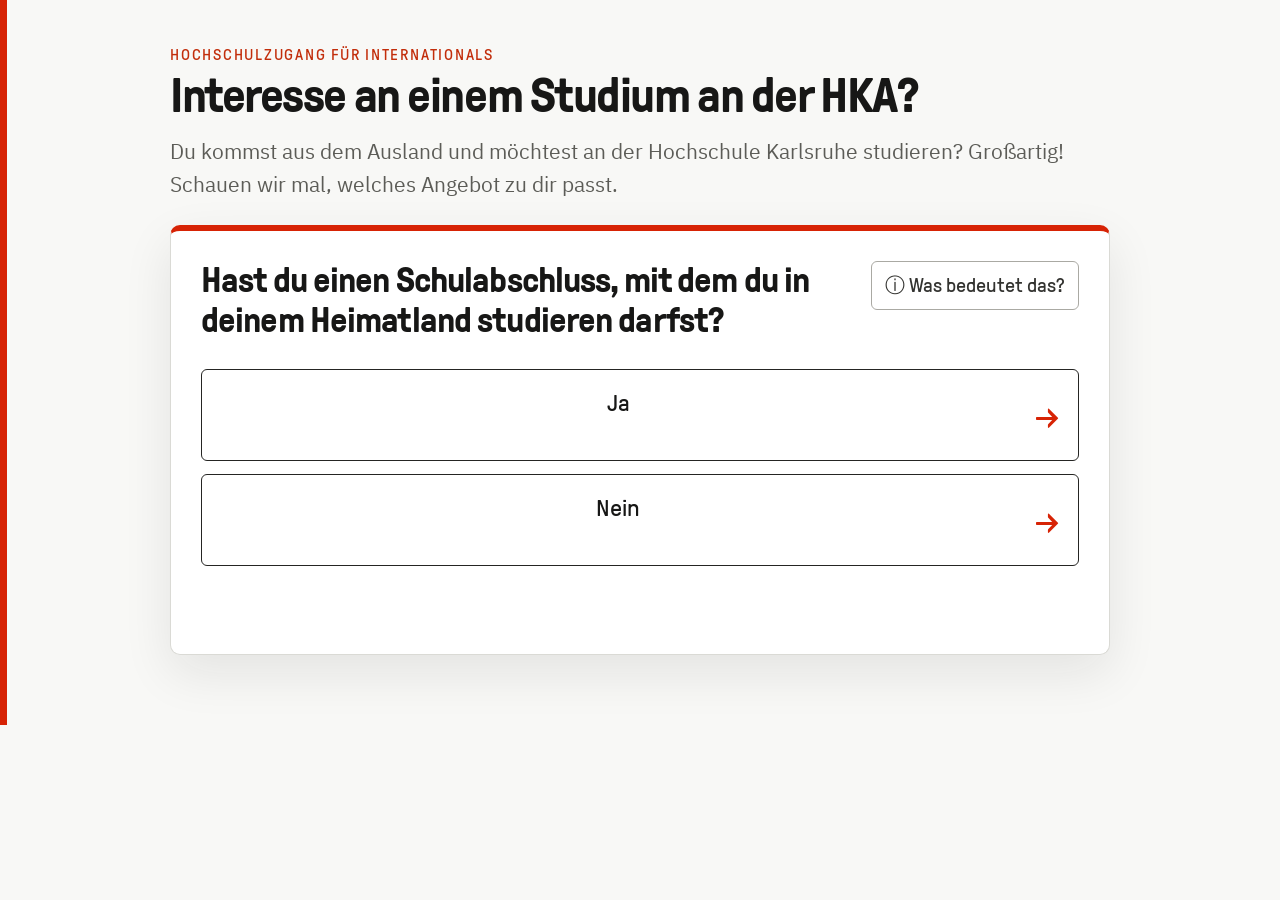
<file: index.html>
<!doctype html>
<html lang="de">
  <head>
    <meta charset="utf-8">
    <meta name="viewport" content="width=device-width, initial-scale=1">
    <meta name="robots" content="noindex, nofollow">

    <title>Übersicht: Angebote für internationale Studieninteressierte</title>

    <!-- Das Aussehen der Seite steht vollständig in style.css. -->
    <link rel="stylesheet" href="style.css">
  </head>

  <body>
    <main class="seite">
      <header class="seitenkopf">
        <p class="kicker" id="kicker"></p>
        <h1 id="seitentitel"></h1>
        <p class="einleitung" id="einleitung"></p>
      </header>

      <!--
        In dieser Karte zeigt JavaScript immer genau eine Frage oder ein Ergebnis.
        Die fachlichen Inhalte stehen nicht hier, sondern in inhalte.js.
      -->
      <section class="fragekarte" id="fragekarte" aria-live="polite">
        <div class="navigation">
          <button class="textbutton" id="zurueck" type="button" hidden>
            <span aria-hidden="true">←</span> Zurück
          </button>

          <p class="fortschritt" id="fortschritt"></p>

          <button class="textbutton" id="neustart" type="button" hidden>
			<svg xmlns="http://www.w3.org/2000/svg"
				width="22" height="22"
                viewBox="0 0 24 24"
                fill="none"
                stroke="var(--rot)"
                stroke-width="2"
                stroke-linecap="round"
                stroke-linejoin="round"
                aria-hidden="true">
			  <path d="M3 12a9 9 0 0 1 9-9 9.75 9.75 0 0 1 6.74 2.74L21 8"/>
              <path d="M21 3v5h-5"/>
              <path d="M21 12a9 9 0 0 1-9 9 9.75 9.75 0 0 1-6.74-2.74L3 16"/>
              <path d="M8 16H3v5"/>
			  </svg>
            Zurück zum Anfang
          </button>
        </div>

        <div id="fragenansicht">
          <p class="bereich" id="bereich"></p>

          <div class="fragenkopf">
            <h2 id="frage" tabindex="-1"></h2>

            <button class="infobutton infobutton--frage" id="frageninfo" type="button" hidden>
              <span aria-hidden="true">ⓘ</span> Was bedeutet das?
            </button>
          </div>

          <div class="antworten" id="antworten"></div>
        </div>

        <article class="ergebnis" id="ergebnis" hidden>
          <p class="bereich" id="ergebnis-bereich"></p>
          <h2 id="ergebnis-titel" tabindex="-1"></h2>
          <p class="ergebnistext" id="ergebnis-text"></p>
          <a class="ergebnislink" id="ergebnis-link" target="_blank" rel="noopener noreferrer" hidden></a>
        </article>
      </section>
    </main>

    <!-- Seitliches Fenster für Erklärungen, ohne eine Antwort auszuwählen. -->
    <dialog class="dialog" id="erklaerungsdialog" aria-labelledby="dialog-titel">
      <button class="dialog-schliessen" id="dialog-schliessen" type="button" aria-label="Erklärung schließen">
        ×
      </button>

      <div class="dialog-inhalt">
        <p class="bereich" id="dialog-bereich"></p>
        <h2 id="dialog-titel"></h2>
        <div class="dialog-text" id="dialog-text"></div>
        <div id="dialog-zusatz"></div>
        <a class="ergebnislink" id="dialog-link" target="_blank" rel="noopener noreferrer" hidden></a>
      </div>
    </dialog>

    <!-- Zuerst werden die Inhalte, danach die Funktionen geladen. -->
    <script src="inhalte.js"></script>
    <script src="script.js"></script>
  </body>
</html>
</file>
<file: style.css>
/* ================================================================
   Hier lässt sich das Design anpassen.
   ================================================================ */

/* IBM Plex Sans Regular */
@font-face {
	font-family: "IBM Plex Sans";
	src: url("./fonts/IBMPlexSans-Regular.ttf") format("truetype");
	font-weight: 400;
	font-style: normal;
	font-display: swap;
}

/* IBM Plex Sans Light */
@font-face {
	font-family: "IBM Plex Sans";
	src: url("./fonts/IBMPlexSans-Light.ttf") format("truetype");
	font-weight: 300;
	font-style: normal;
	font-display: swap;
}

/* IBM Plex Sans Medium */
@font-face {
	font-family: "IBM Plex Sans";
	src: url("./fonts/IBMPlexSans-Medium.ttf") format("truetype");
	font-weight: 500;
	font-style: normal;
	font-display: swap;
}

/* GT Pressura Regular */
@font-face {
  font-family: "GT Pressura";
  src: url("./fonts/GT-Pressura-LG-Regular.ttf") format("truetype");
  font-weight: 400;
  font-style: normal;
  font-display: swap;
}

/* GT Pressura Light */
@font-face {
  font-family: "GT Pressura";
  src: url("./fonts/GT-Pressura-LG-Light.ttf") format("truetype");
  font-weight: 300;
  font-style: normal;
  font-display: swap;
}

/* GT Pressura Bold */
@font-face {
  font-family: "GT Pressura";
  src: url("./fonts/GT-Pressura-LG-Bold.ttf") format("truetype");
  font-weight: 700;
  font-style: normal;
  font-display: swap;
}

:root {
  --rot: #d72305;
  --rot-dunkel: #c22d0b;
  --text: #171716;
  --text-dezent: #5c5c57;
  --hintergrund: #f8f8f6;
  --weiss: #ffffff;
  --linie: #dadad5;
  --fokus: rgba(215, 35, 5, 0.2);
  --schrift: "IBM Plex Sans";
  --schrift-ueberschrift: "GT Pressura";
}

* {
  box-sizing: border-box;
}

html {
  background: var(--hintergrund);
}

body {
  min-width: 320px;
  margin: 0;
  background:
    linear-gradient(90deg, var(--rot) 0 7px, transparent 7px),
    var(--hintergrund);
  color: var(--text);
  font-family: var(--schrift);
}

button,
a {
  font: inherit;
}

button {
  color: inherit;
}

[hidden] {
  display: none !important;
}

/* ================================================================
   SEITENAUFBAU
   ================================================================ */

.seite {
  width: min(100% - 40px, 940px);
  margin: 0 auto;
  padding: 46px 0 70px;
}

.seitenkopf {
  margin-bottom: 24px;
}

.kicker,
.bereich {
  margin: 0 0 8px;
  color: var(--rot-dunkel);
  font-size: 1rem;
  font-weight: 500;
  letter-spacing: 0.11em;
  text-transform: uppercase;
}

.seitenkopf h1 {
  max-width: 850px;
  margin: 0;
  font-size: clamp(1.9rem, 4vw, 3rem);
  font-weight: 700;
  letter-spacing: -0.03em;
  line-height: 1.05;
}

.einleitung {
  max-width: 720px;
  margin: 15px 0 0;
  color: var(--text-dezent);
  font-size: 1.3rem;
  line-height: 1.55;
}

/* ================================================================
   FRAGEKARTE UND NAVIGATION
   ================================================================ */

.fragekarte {
  min-height: 430px;
  padding: 30px;
  border: 1px solid var(--linie);
  border-top: 6px solid var(--rot);
  border-radius: 10px;
  background: var(--weiss);
  box-shadow: 0 18px 50px rgba(20, 20, 18, 0.09);
}

.navigation {
  display: grid;
  grid-template-columns: 1fr auto 1fr;
  align-items: center;
  gap: 16px;
  min-height: 42px;
  margin-bottom: 34px;
  padding-bottom: 18px;
  border-bottom: 1px solid #dededa;
}

.textbutton {
  width: max-content;
  padding: 8px 10px;
  border: 0;
  border-radius: 5px;
  background: transparent;
  font-weight: 500;
  cursor: pointer;
}

.textbutton:hover,
.textbutton:focus-visible {
  background: #fbe9e6;
  outline: 3px solid var(--fokus);
}

#neustart {
  justify-self: end;
}

.fortschritt {
  display: none !important;
  margin: 0;
  color: var(--text-dezent);
  font-size: 0.88rem;
  font-weight: 700;
  text-align: center;
}

.fragenkopf {
  display: flex;
  align-items: flex-start;
  justify-content: space-between;
  gap: 24px;
  margin-bottom: 28px;
}

.fragenkopf h2,
.ergebnis h2 {
  max-width: 700px;
  margin: 0;
  font-size: clamp(1.55rem, 3vw, 2.2rem);
  font-weight: 700;
  letter-spacing: -0.025em;
  line-height: 1.14;
}

.fragenkopf h2:focus,
.ergebnis h2:focus {
  outline: none;
}

/* ================================================================
   ANTWORTEN
   Jede Antwort besteht aus einer Auswahl- und einer Erklärungstaste.
   ================================================================ */

.antworten {
  display: grid;
  gap: 13px;
}

.antwortkarte {
  display: grid;
  grid-template-columns: minmax(0, 1fr) auto;
  gap: 9px;
}

.antwortbutton {
  min-height: 66px;
  padding: 15px 18px;
  border: 1.8px solid #252523;
  border-radius: 6px;
  background: var(--weiss);
  font-size: 1.5rem;
  font-weight: 400;
  line-height: 1.5;
  text-align: center;
  cursor: pointer;
  transition:
    border-color 0.15s ease,
    background-color 0.15s ease,
    transform 0.15s ease;
}

.antwortbutton::after {
  content: "→";
  float: right;
  margin-left: 18px;
  color: var(--rot);
  font-size: 2.5rem;
}

.antwortbutton:hover,
.antwortbutton:focus-visible {
  border-color: var(--rot);
  background: #fdf0ee;
  outline: 3px solid var(--fokus);
  outline-offset: 2px;
  transform: translateY(-1px);
}

.infobutton {
  min-width: 132px;
  padding: 10px 13px;
  border: 1px solid #aaa9a3;
  border-radius: 6px;
  background: #ffffff;
  color: #333330;
  font-size: 1.25rem;
  font-weight: 700;
  cursor: pointer;
}

.infobutton:hover,
.infobutton:focus-visible {
  border-color: var(--rot);
  color: var(--rot-dunkel);
  outline: 3px solid var(--fokus);
  outline-offset: 2px;
}

.infobutton--frage {
  flex: 0 0 auto;
}

/* ================================================================
   ERGEBNISSE
   ================================================================ */

.ergebnis {
  padding: 4px 2px 8px;
}

.ergebnis::before {
  display: block;
  width: 54px;
  height: 7px;
  margin-bottom: 24px;
  border-radius: 999px;
  background: var(--ergebnisfarbe, var(--rot));
  content: "";
}

.ergebnistext {
  max-width: none;
  margin: 19px 0 0;
  color: #3f3f3c;
  font-size: 1.05rem;
  line-height: 1.62;
  white-space: pre-line;
  text-align: justify;
  hyphens: auto;
}

.ergebnislink {
  display: inline-flex;
  align-items: center;
  min-height: 44px;
  margin-top: 24px;
  padding: 10px 16px;
  border: 1.5px solid #181817;
  border-radius: 5px;
  background: var(--weiss);
  color: #181817;
  font-weight: 500;
  text-decoration: none;
}

.ergebnislink:hover,
.ergebnislink:focus-visible {
  background: #fbe9e6;
  outline: 3px solid var(--fokus);
  outline-offset: 2px;
}

/* ================================================================
   SEITLICHES ERKLÄRUNGSFENSTER
   ================================================================ */

.dialog {
  width: min(94vw, 720px);
  max-width: none;
  height: 100vh;
  max-height: 100vh;
  margin: 0 0 0 auto;
  padding: 0;
  border: 0;
  border-left: 1px solid var(--linie);
  background: var(--weiss);
  box-shadow: -20px 0 55px rgba(20, 20, 18, 0.18);
}

.dialog::backdrop {
  background: rgba(0, 0, 0, 0.48);
}

.dialog[open] {
  animation: einschieben 0.2s ease-out;
}

.dialog-schliessen {
  position: absolute;
  top: 18px;
  right: 18px;
  width: 42px;
  height: 42px;
  border: 1px solid #d2d2ce;
  border-radius: 50%;
  background: var(--weiss);
  font-size: 1.4rem;
  cursor: pointer;
}

.dialog-schliessen:hover,
.dialog-schliessen:focus-visible {
  border-color: var(--rot);
  outline: 3px solid var(--fokus);
}

.dialog-inhalt {
  padding: 64px 36px 46px;
}

.dialog-inhalt h2 {
  max-width: 590px;
  margin: 0;
  font-size: clamp(1.7rem, 4vw, 2.4rem);
  line-height: 1.1;
}

.dialog-text {
  margin-top: 20px;
  color: #3f3f3c;
  font-size: 1.25rem;
  line-height: 1.6;
  white-space: pre-line;
}

/* Die besondere Darstellung der direkten und indirekten HZB. */
.uebersicht {
  display: grid;
  gap: 18px;
  margin-top: 24px;
  padding-top: 20px;
  border-top: 5px solid var(--rot);
}

.uebersicht--indirekt {
  border-top-color: #var(--rot);
}

.uebersicht-status {
  margin: 0;
  font-weight: 500;
  line-height: 1.45;
}

.uebersicht-einleitung,
.uebersicht-zusammenfassung,
.uebersicht-zusatz {
  margin: 0;
  color: #464642;
  line-height: 1.55;
}

.region {
  padding: 14px 15px;
  border-left: 4px solid var(--rot);
  background: #fbe9e6;
}

.uebersicht--indirekt .region {
  border-left-color: #555550;
  background: #ededeb;
}

.region > p {
  margin: 0 0 10px;
  font-weight: 500;
  line-height: 1.4;
}

.regionen {
  display: flex;
  flex-wrap: wrap;
  gap: 7px;
}

.regionschip {
  padding: 6px 9px;
  border: 1px solid rgba(21, 21, 20, 0.34);
  border-radius: 999px;
  background: var(--weiss);
  font-size: 0.86rem;
  font-weight: 500;
}

.ablauf {
  display: grid;
  gap: 9px;
  margin: 0;
  padding: 0;
  list-style: none;
  counter-reset: schritt;
}

.ablauf li {
  display: grid;
  grid-template-columns: 32px 1fr;
  align-items: center;
  gap: 10px;
  font-weight: 500;
  counter-increment: schritt;
}

.ablauf li::before {
  display: grid;
  width: 30px;
  height: 30px;
  place-items: center;
  border: 1.5px solid #111;
  border-radius: 50%;
  background: var(--weiss);
  content: counter(schritt);
  font-size: 0.78rem;
}

.wege {
  display: grid;
  gap: 8px;
}

.weg {
  padding: 11px 13px;
  border: 1px solid #b9b9b4;
  border-radius: 5px;
  background: #f7f7f5;
  line-height: 1.4;
}

.hinweisbox {
  padding: 14px 16px;
  border: 1px solid var(--linie);
  border-radius: 6px;
  background: #f5f5f3;
  color: #3f3f3c;
  font-size: 0.92rem;
  line-height: 1.5;
}

.hinweisbox a {
  color: var(--rot-dunkel);
  font-weight: 500;
}

@keyframes einschieben {
  from {
    opacity: 0;
    transform: translateX(28px);
  }

  to {
    opacity: 1;
    transform: none;
  }
}

/* ================================================================
   DARSTELLUNG AUF KLEINEN BILDSCHIRMEN
   ================================================================ */

@media (max-width: 650px) {
  body {
    background:
      linear-gradient(90deg, var(--rot) 0 5px, transparent 5px),
      var(--hintergrund);
  }

  .seite {
    width: min(100% - 26px, 940px);
    padding: 28px 0 42px 5px;
  }

  .fragekarte {
    min-height: 390px;
    padding: 22px 18px;
  }

  .navigation {
    grid-template-columns: 1fr 1fr;
  }

  .fortschritt {
    grid-column: 1 / -1;
    grid-row: 1;
  }

  #zurueck {
    grid-column: 1;
    grid-row: 2;
  }

  #neustart {
    grid-column: 2;
    grid-row: 2;
  }

  .fragenkopf {
    display: block;
  }

  .infobutton--frage {
    margin-top: 14px;
  }

  .antwortkarte {
    grid-template-columns: 1fr;
  }

  .infobutton {
    min-height: 44px;
  }

  .dialog-inhalt {
    padding: 62px 24px 38px;
  }
}

@media (prefers-reduced-motion: reduce) {
  *,
  *::before,
  *::after {
    scroll-behavior: auto !important;
    transition-duration: 0.01ms !important;
    animation-duration: 0.01ms !important;
  }
}

.navigation:has(#zurueck[hidden]) {
	display: none;
}


.kicker {
  font-family: var(--schrift-ueberschrift);
  font-weight: 400;
}

.seitenkopf h1 {
  font-family: var(--schrift-ueberschrift);
  font-weight: 700;
}

.antwortbutton,
.infobutton {
  font-family: var(--schrift-ueberschrift);
  font-weight: 400;
}


/* Zurück und Neu beginnen */
.navigation #zurueck,
.navigation #neustart {
  font-family: var(--schrift-ueberschrift);
  font-size: 1.3rem;
  font-weight: 400;
}

/* Zurück-Pfeil */
.navigation #zurueck span {
  color: var(--rot);
  font-family: "IBM Plex Sans";
  font-size: 1.6rem;
  margin-right: 6px;
}

.einleitung {
  max-width: none;
  width: 100%;
}

.antwortkarte .infobutton {
  display: none;
}

.antwortkarte {
  grid-template-columns: 1fr;
}

.hinweisbox {
  position: relative;
  border-top: 1px solid var(--linie);
  margin-top: 3rem;
  padding-top: 14px;
  margin-bottom: 1.5rem;
}

.hinweisbox::before {
  content: "";
  position: absolute;
  left: 0;
  right: 0;
  top: -1.5rem;
  height: 5px;
  background: var(--rot);
  transform: translateY(-50%);
}
  
  .gif-link {
  display: inline-block;
  margin-top: 1rem;
}

.gif-link img {
  display: block;
  width: 180px;
  max-width: 100%;
  height: auto;
}

.gif-link--platzhalter {
  cursor: default;
}

.fragenkopf h2,
.ergebnis h2,
.dialog-inhalt h2 {
  font-family: var(--schrift-ueberschrift);
  font-weight: 700;
}

/* IBM Plex Sans: vorhandenen Medium-Schnitt verwenden */
.kicker,
.bereich {
  font-weight: 500;
}

.textbutton,
.ergebnislink,
.uebersicht-status,
.region > p,
.regionschip,
.ablauf li,
.hinweisbox a {
  font-weight: 500;
}

/* Lange Wörter dürfen auch auf kleinen Bildschirmen umbrechen */
.bereich,
.fragenkopf h2,
.antwortbutton {
  white-space: normal;
  overflow-wrap: anywhere;
  -webkit-hyphens: manual;
  hyphens: manual;
}

/* Verhindert, dass Inhalte ihre Container verbreitern */
.fragenkopf > *,
.antwortkarte,
.antwortbutton {
  min-width: 0;
  max-width: 100%;
}

.antworten {
  grid-template-columns: minmax(0, 1fr);
}

/* Antwortkarten ohne zusätzlichen Erklärungsbutton */
.antwortkarte {
  grid-template-columns: minmax(0, 1fr);
}

/* Navigation auf schmalen Bildschirmen */
.navigation {
  flex-wrap: wrap;
  gap: 12px;
}

.navigation > * {
  min-width: 0;
  max-width: 100%;
}

#zurueck,
#neustart {
  white-space: normal;
  overflow-wrap: anywhere;
}

/* Infokasten an kleine Bildschirme anpassen */
.dialog {
  box-sizing: border-box;
  position: fixed;
  inset: 0;
  margin: auto;

  width: min(720px, calc(100vw - 24px));
  max-width: calc(100vw - 24px);

  height: auto;
  max-height: 90vh;
  max-height: 90dvh;

  padding: 0;
  overflow-y: auto;
  overscroll-behavior: contain;
}
</file>
